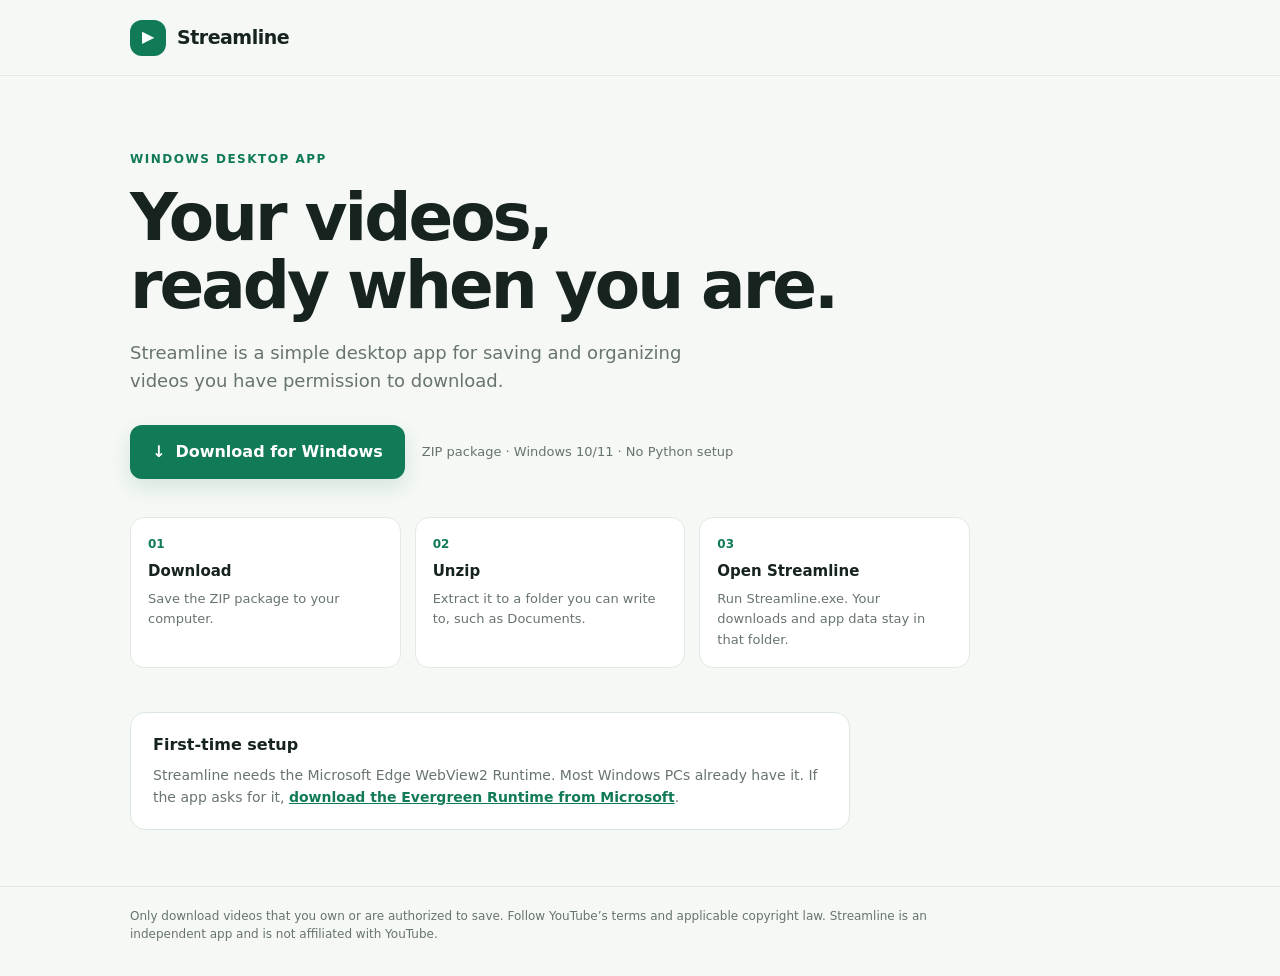
<file: website/index.html>
<!doctype html>
<html lang="en">
<head>
  <meta charset="utf-8">
  <meta name="viewport" content="width=device-width, initial-scale=1">
  <meta name="theme-color" content="#f5f8f5">
  <meta name="description" content="Download Streamline for Windows. A simple desktop app for managing video downloads you are allowed to save.">
  <title>Streamline — Windows download</title>
  <style>
    :root{color-scheme:light;--ink:#17231e;--muted:#68746e;--green:#117a57;--green-dark:#0c6346;--line:#e2e9e3;--paper:#fff;--wash:#f5f8f5}
    *{box-sizing:border-box}body{margin:0;background:var(--wash);color:var(--ink);font:16px/1.55 system-ui,-apple-system,"Segoe UI",sans-serif}
    a{color:inherit}.wrap{width:min(1020px,calc(100% - 40px));margin:auto}.top{height:76px;display:flex;align-items:center;border-bottom:1px solid var(--line)}
    .brand{display:flex;align-items:center;gap:11px;font-size:19px;font-weight:800;letter-spacing:-.5px;text-decoration:none}.mark{width:36px;height:36px;border-radius:12px;background:var(--green);display:grid;place-items:center;color:white;font-size:16px}
    main{padding:74px 0 56px}.hero{max-width:720px}.eyebrow{color:var(--green);font-weight:750;font-size:12px;letter-spacing:1.5px;text-transform:uppercase}
    h1{font-size:clamp(40px,7vw,66px);letter-spacing:-3px;line-height:1.04;margin:15px 0 18px}.intro{font-size:18px;color:var(--muted);max-width:610px;margin:0}
    .actions{display:flex;align-items:center;gap:17px;flex-wrap:wrap;margin:30px 0 14px}.download{display:inline-flex;align-items:center;justify-content:center;gap:10px;padding:15px 22px;border-radius:12px;background:var(--green);color:#fff;text-decoration:none;font-weight:750;box-shadow:0 8px 20px #117a5724}.download:hover{background:var(--green-dark)}.small{font-size:13px;color:var(--muted)}
    .notice{border:1px solid #dce8de;background:#fff;border-radius:15px;padding:20px 22px;margin-top:44px;max-width:720px}.notice h2{font-size:16px;margin:0 0 8px}.notice p{font-size:14px;color:var(--muted);margin:0}.notice a{color:var(--green);font-weight:650}
    .steps{display:grid;grid-template-columns:repeat(3,1fr);gap:14px;margin-top:38px;max-width:840px}.step{background:var(--paper);border:1px solid var(--line);border-radius:14px;padding:17px}.num{font-size:12px;font-weight:800;color:var(--green)}.step h3{font-size:15px;margin:6px 0}.step p{font-size:13px;color:var(--muted);margin:0}
    footer{padding:20px 0 32px;border-top:1px solid var(--line);color:var(--muted);font-size:12px}footer p{max-width:800px;margin:0}
    @media(max-width:650px){main{padding-top:52px}.steps{grid-template-columns:1fr}.actions{align-items:flex-start;flex-direction:column}.download{width:100%}}
  </style>
</head>
<body>
  <header class="top"><div class="wrap"><a class="brand" href="#top" aria-label="Streamline home"><span class="mark" aria-hidden="true">▶</span><span>Streamline</span></a></div></header>
  <main id="top" class="wrap">
    <section class="hero" aria-labelledby="title">
      <div class="eyebrow">Windows desktop app</div>
      <h1 id="title">Your videos,<br>ready when you are.</h1>
      <p class="intro">Streamline is a simple desktop app for saving and organizing videos you have permission to download.</p>
      <div class="actions">
        <a class="download" href="https://github.com/Abishekvarshan/Youtube-downloader-App/releases/latest/download/Streamline-Windows.zip">
          <span aria-hidden="true">↓</span> Download for Windows
        </a>
        <span class="small">ZIP package · Windows 10/11 · No Python setup</span>
      </div>
    </section>
    <section class="steps" aria-label="Install steps">
      <article class="step"><div class="num">01</div><h3>Download</h3><p>Save the ZIP package to your computer.</p></article>
      <article class="step"><div class="num">02</div><h3>Unzip</h3><p>Extract it to a folder you can write to, such as Documents.</p></article>
      <article class="step"><div class="num">03</div><h3>Open Streamline</h3><p>Run Streamline.exe. Your downloads and app data stay in that folder.</p></article>
    </section>
    <aside class="notice">
      <h2>First-time setup</h2>
      <p>Streamline needs the Microsoft Edge WebView2 Runtime. Most Windows PCs already have it. If the app asks for it, <a href="https://developer.microsoft.com/microsoft-edge/webview2/">download the Evergreen Runtime from Microsoft</a>.</p>
    </aside>
  </main>
  <footer><div class="wrap"><p>Only download videos that you own or are authorized to save. Follow YouTube’s terms and applicable copyright law. Streamline is an independent app and is not affiliated with YouTube.</p></div></footer>
</body>
</html>
</file>
